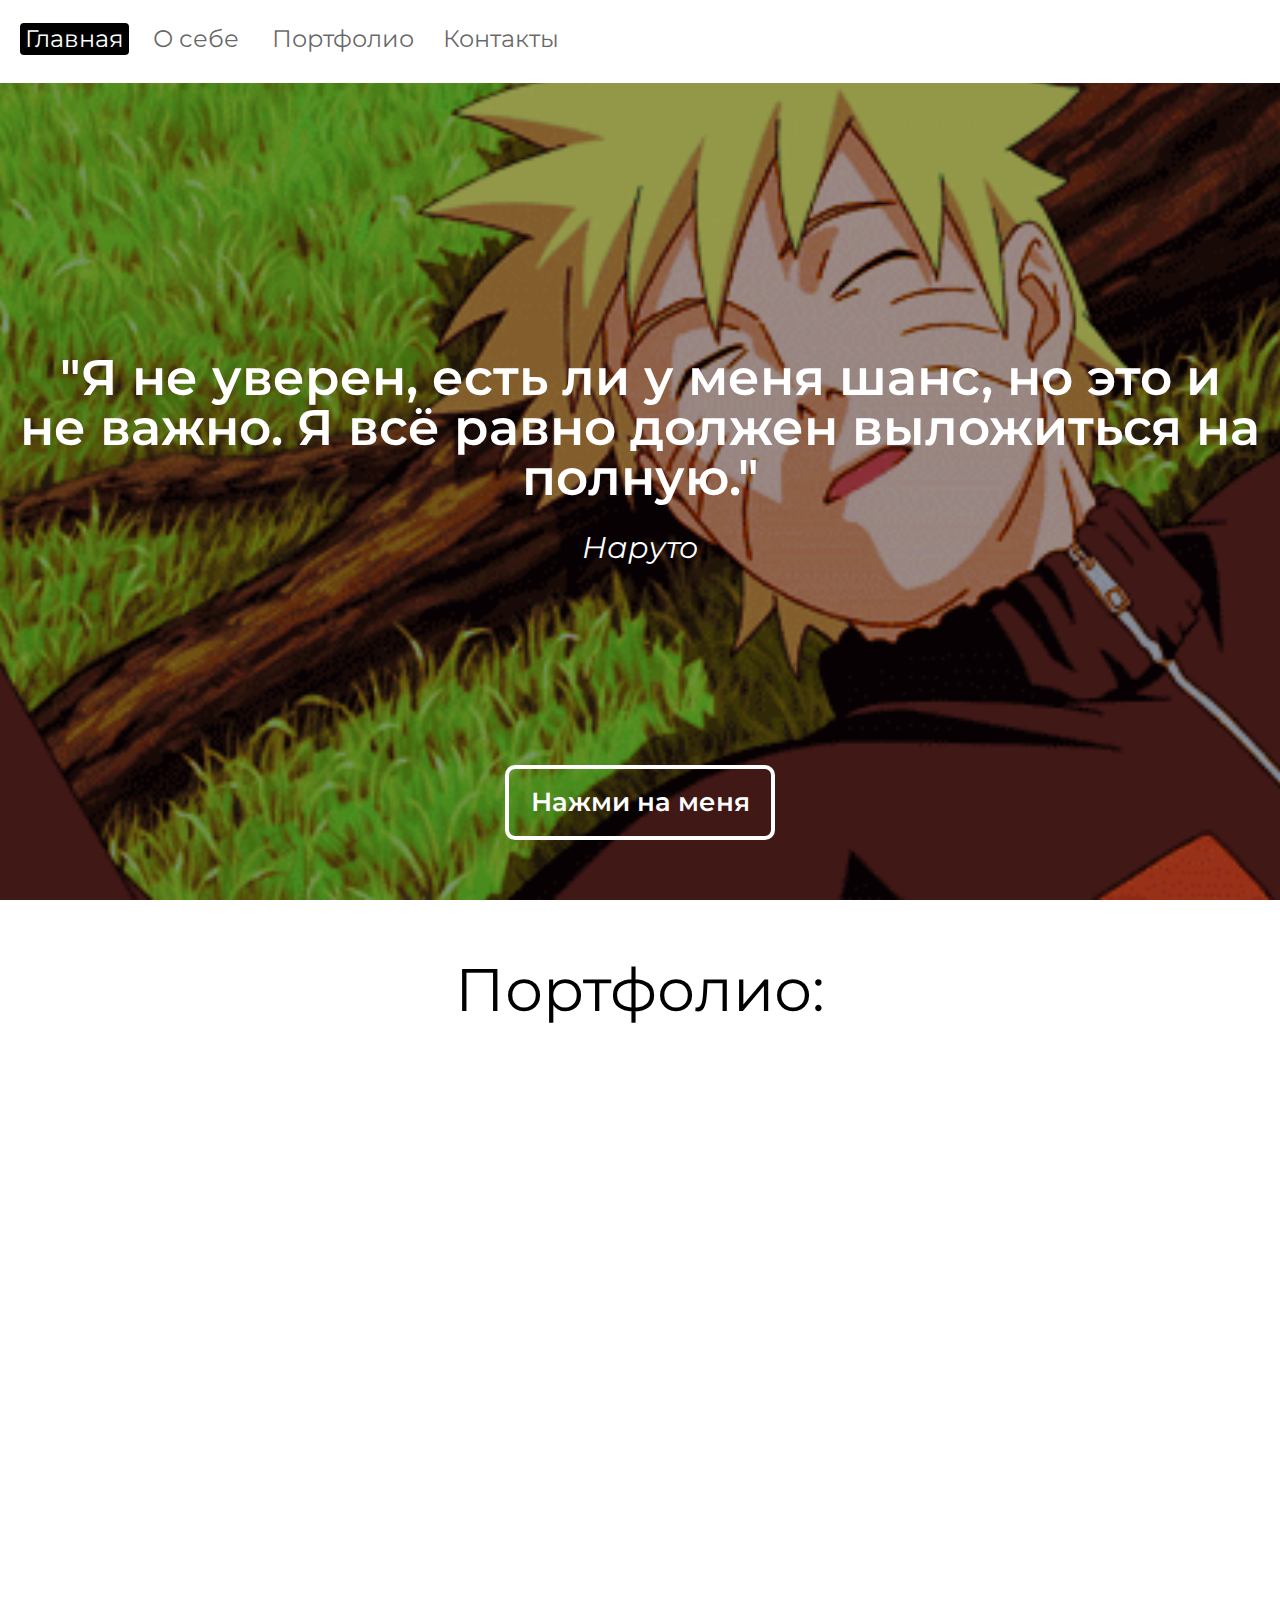
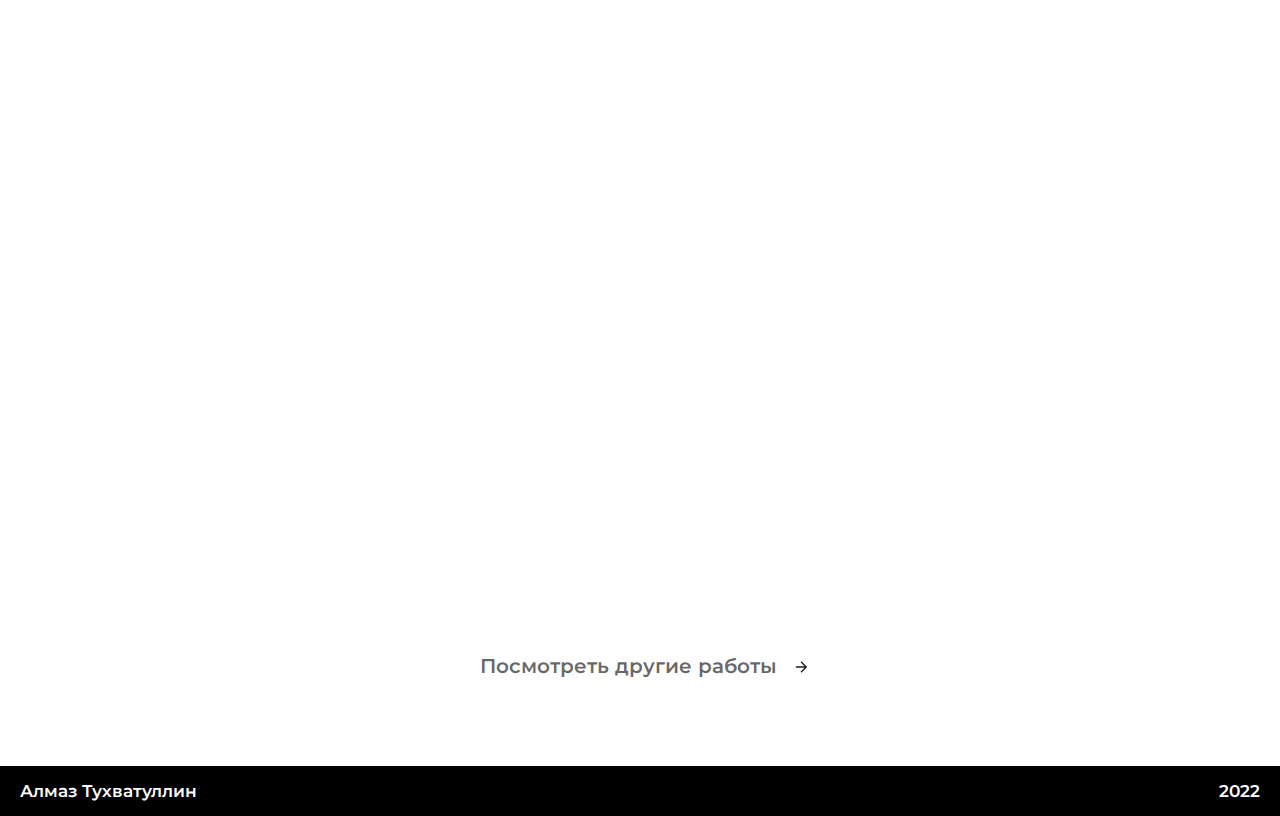
<file: index.html>
<!doctype html>
	<html>
	<head>
		<meta charset="UTF-8">
		<meta name="viewport" content="width=device-width, initial-scale=1.0">
		<link rel="stylesheet" href="css/style.css">
		<link rel="shortcut icon" href="img/favicon.ico">
		<title>Главная</title>
	</head>
	<body>
		<div class="wrapper">
			<div class="header">
				<div class="container">
					<div class="header__body">
						<div class="header__burger">
							<span></span>
						</div>
						<div class="header__menu">
							<ul class="header__list">
								<li>
									<a href="index.html" class="header__link active ">Главная</a>
								</li>
								<li>
									<a href="about.html" class="header__link ">О себе</a>
								</li>
								<li>
									<a href="portfolio.html" class="header__link ">Портфолио</a>
								</li>
								<li>
									<a href="contacts.html" class="header__link">Контакты</a>
								</li>
							</ul>
						</div>
						<div class="header__active-link ru home" style=''>Главная</div>
						
					</div>
				</div>
			</div>
			<div class="content" style='margin:0;'>
				<div class="content__block">
					<div class='content__bg'></div>
					<div class="bg__btn">Нажми на меня</div>
					<div class='gif'>
						<img src="img/gif.gif" alt="">
						<div class="content__textblock">
							<div class="container">
								<div class="content__quote">Я не уверен, есть ли у меня шанс, но это и не важно. Я всё равно должен выложиться на полную.</div>
								<div class="content__origin">Наруто</div>
							</div>
						</div>
					</div>
				</div>
				<div class="content__title" id='portfolio'>
					<div class="container">
						Портфолио:
					</div>
				</div>
				<div class="portfolio"  >
					<div class="container">
						<ul class="portfolio__block">
							<li class="portfolio__item"  > <!--Billy Herrington-->
								<div class="portfolio__item-image">
									<a class='portfolio__image-link' href='https://brilliantalmaz.github.io/BH/'><img src="img/portfolio/BH.png" alt=""></a>
								</div>
								<div class="portfolio__item-textbox">
									<a href='https://brilliantalmaz.github.io/BH/' class="portfolio__item-textbox__title">Billy Herrington</a>
									<div class="portfolio__item-textbox__description">
										<div class="portfolio__item-textbox__description-text">Лендинг, посвященный Билли Херрингтону... Лучшему другу, наставнику, певцу, актеру и мужчине.
											<br>
											Здесь собраны биография Билли, его наставления и пожелания всем тем, кто восхищался и продолжает восхищаться легендой.
											<br>
										</div>
										<ul class="portfolio__item-textbox__tag">
											<li>
												Лендинг
											</li>
											<li>
												Адаптивная верстка
											</li>
											<li>
												Параллакс
											</li>
											<li>
												JS
											</li>
											<li>
												CSS (SCSS)
											</li>
											<li>
												HTML
											</li>
											<li>
												Flexbox
											</li>
											<li>
												БЭМ
											</li>
										</ul>
									</div>
								</div>
							</li>
							<li class="portfolio__item" id='html'> <!--social media simplified-->
								<div class="portfolio__item-image">
									<a class='portfolio__image-link' href='https://brilliantalmaz.github.io/social-website/'><img src="img/portfolio/social media simplified.jpg" alt=""></a>
								</div>
								<div class="portfolio__item-textbox">
									<a href='https://brilliantalmaz.github.io/social-website/' class="portfolio__item-textbox__title">social media<br>simplified</a>
									<div class="portfolio__item-textbox__description">
										<div class="portfolio__item-textbox__description-text">Адаптивная верстка лендинга для компании по продвижению бренда в соц-медиа.<br>Функционал написанна JavaScript. Для неработающих кнопок было принято решение создать поп-ап.</div>
										<ul class="portfolio__item-textbox__tag">
											<li>
												Лендинг
											</li>
											<li>
												Адаптивная верстка
											</li>
											<li>
												JS
											</li>
											<li>
												CSS
											</li>
											<li>
												HTML
											</li>
											<li>
												Flexbox
											</li>
											<li>
												Одностраничный сайт
											</li>
											<li>
												БЭМ
											</li>
										</ul>
									</div>
								</div>
							</li>
							<li class="portfolio__item" id='html'> <!--e-mentor-->
								<div class="portfolio__item-image">
									<a class='portfolio__image-link' href='https://brilliantalmaz.github.io/e-mentor-website/'><img src="img/portfolio/e-mentor.jpg" alt=""></a>
								</div>
								<div class="portfolio__item-textbox">
									<a href='https://brilliantalmaz.github.io/e-mentor-website/' class="portfolio__item-textbox__title">E-Mentor</a>
									<div class="portfolio__item-textbox__description">
										<div class="portfolio__item-textbox__description-text">Сайт, предлагающий онлайн-курсы в сфере IT. </div>
										<ul class="portfolio__item-textbox__tag">
											<li>
												Многостраничка
											</li>
											<li>
												Адаптивная верстка
											</li>
											<li>
												JS (JQuery)
											</li>
											<li>
												CSS (SCSS)
											</li>
											<li>
												HTML
											</li>
											<li>
												Flexbox
											</li>
											<li>
												БЭМ
											</li>
										</ul>
									</div>
								</div>
							</li>
						</ul>
						<a href="portfolio.html" class="portfolio__link">Посмотреть другие работы <img src="img/arrow.svg" alt=""></a>
					</div>
				</div>
			</div>
		</div>
		<div class="footer">
			<div class="container">
				<div class="footer__block">
					<div class="footer__author">Алмаз Тухватуллин</div>
					<div class="footer__year">2022</div>
				</div>
			</div>
		</div>
	</div>
	<script>
		const portfolioItems = document.querySelectorAll('.portfolio__item');
		for (let i=0; i< portfolioItems.length; i++){
			if (i%2){
				portfolioItems[i].style.left='150vw';
			}
			else{
				portfolioItems[i].style.left='-150vw';
			}
		}
		const portfolio = document.querySelector('#portfolio');
		document.addEventListener('touchmove', function(){
			if (onScreen(portfolio)){
				portfolioItems.forEach(i => i.style.left='0');
			}
			console.log(onScreen(portfolio))
		})
		window.addEventListener('scroll', function(){
			if (onScreen(portfolio)){
				portfolioItems.forEach(i => i.style.left='0');
			}
			console.log(onScreen(portfolio))
		})
		


		const downBtn = document.querySelector('.bg__btn');
		downBtn.addEventListener('click', function(){
			document.querySelector('body').style.overflowX='visible';
			scrollToTargetAdjusted('portfolio');

			portfolioItems.forEach(i => i.style.left='0');
		})
		function onScreen (el) { //if the element is on the screen
			var rect = el.getBoundingClientRect();
			console.log(window.innerHeight)
			return (
				rect.top >= 0 &&
				rect.left >= 0 &&
				Math.floor(rect.bottom) <= (window.innerHeight || document.documentElement.clientHeight) && /* or $(window).height() */
				Math.floor(rect.right) <= (window.innerWidth || document.documentElement.clientWidth) /* or $(window).width() */
				);
		}
		function scrollToTargetAdjusted(el){
			var element = document.getElementById(el);
			var headerOffset = 83;
			var elementPosition = element.getBoundingClientRect().top;
			var offsetPosition = elementPosition + window.pageYOffset - headerOffset;
			window.scrollTo({
				top: offsetPosition,
				behavior: "smooth"
			});
		}
		//console.log(downBtn.pageOffsetTop)
	</script>
	<script src="js/script.js"></script>
</body>
</html>
</file>
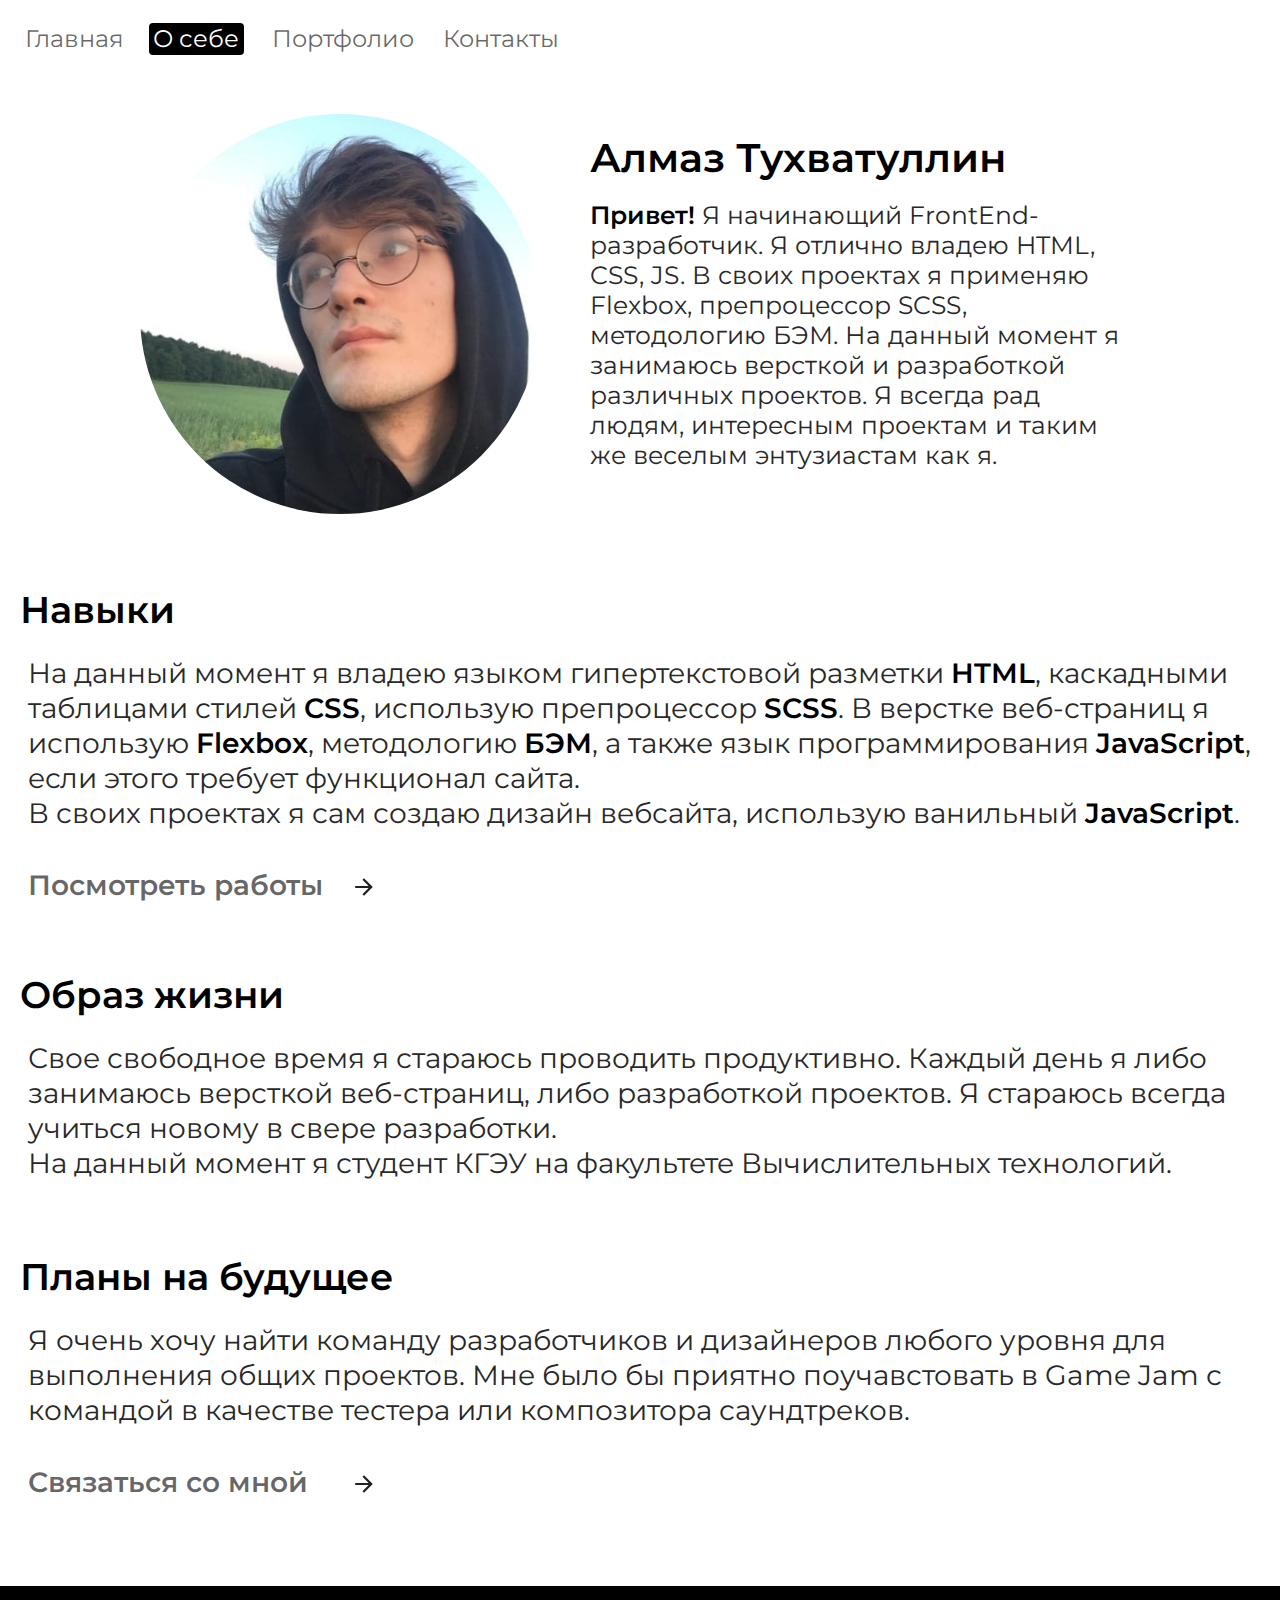
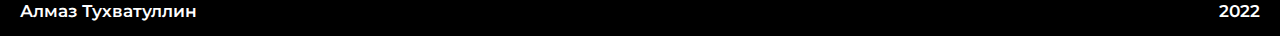
<file: about.html>
<!doctype html>
	<html>
	<head>
		<meta charset="UTF-8">
		<meta name="viewport" content="width=device-width, initial-scale=1.0">
		<link rel="stylesheet" href="css/style.css">
		<link rel="shortcut icon" href="img/favicon.ico">
		<title>О себе</title>
	</head>
	<body>
		<div class="wrapper">
			<div class="header">
				<div class="container">
					<div class="header__body">
						<div class="header__burger">
							<span></span>
						</div>
						<div class="header__menu">
							<ul class="header__list">
								<li>
									<a href="index.html" class="header__link">Главная</a>
								</li>
								<li>
									<a href="about.html" class="header__link active">О себе</a>
								</li>
								<li>
									<a href="portfolio.html" class="header__link ">Портфолио</a>
								</li>
								<li>
									<a href="contacts.html" class="header__link">Контакты</a>
								</li>
							</ul>
						</div>
						<div class="header__active-link ru home" style=''>О себе</div>
						
					</div>
				</div>
			</div>
			<div class="content">
				<div class="about">
					<div class="about__mainblock">
						<div class="container">
							<div class="about__mainblock-row">
								<div class="about__block-image">
									<img src="img/me.jpg" alt="image">
								</div>
								<div class="about__block-textblock">
									<div class="about__block-textblock__name">Алмаз Тухватуллин</div>
									<div class="about__block-textblock__hello"><span>Привет!</span> Я начинающий FrontEnd-разработчик. Я отлично владею HTML, CSS, JS. В своих проектах я применяю Flexbox, препроцессор SCSS, методологию БЭМ. На данный момент я занимаюсь версткой и разработкой различных проектов. Я всегда рад людям, интересным проектам и таким же веселым энтузиастам как я.</div>
								</div>
							</div>
						</div>
					</div>
					<div class="about__descriptionblock">
						<div class="container">
							<div class="about__desc-item">
								<div class="about__desc-title">Навыки</div>
								<div class="about__desc-text">На данный момент я владею языком гипертекстовой разметки <span>HTML</span>, каскадными таблицами стилей <span>CSS</span>, использую препроцессор <span>SCSS</span>. В верстке веб-страниц я использую <span>Flexbox</span>, методологию <span>БЭМ</span>, а также язык программирования <span>JavaScript</span>, если этого требует функционал сайта. <br>
									В своих проектах я сам создаю дизайн вебсайта, использую ванильный <span>JavaScript</span>.
								</div>
								<a href="portfolio.html" class="portfolio__link">Посмотреть работы<img src="img/arrow.svg" alt=""></a>
							</div>
							<div class="about__desc-item">
								<div class="about__desc-title">Образ жизни</div>
								<div class="about__desc-text">Свое свободное время я стараюсь проводить продуктивно. Каждый день я либо занимаюсь версткой веб-страниц, либо разработкой проектов. Я стараюсь всегда учиться новому в свере разработки. 
									<br>На данный момент я студент КГЭУ на факультете Вычислительных технологий.
								</div>
							</div>
							<div class="about__desc-item">
								<div class="about__desc-title">Планы на будущее</div>
								<div class="about__desc-text">Я очень хочу найти команду разработчиков и дизайнеров любого уровня для выполнения общих проектов. Мне было бы приятно поучавстовать в Game Jam с командой в качестве тестера или композитора саундтреков.
								</div>
								<a href="contacts.html" class="portfolio__link">Связаться со мной<img src="img/arrow.svg" alt=""></a>
							</div>
						</div>
					</div>
				</div>
				<div class="footer">
					<div class="container">
						<div class="footer__block">
							<div class="footer__author">Алмаз Тухватуллин</div>
							<div class="footer__year">2022</div>
						</div>
					</div>
				</div>
			</div>
			<script src="js/script.js"></script>
		</body>
		</html>
</file>
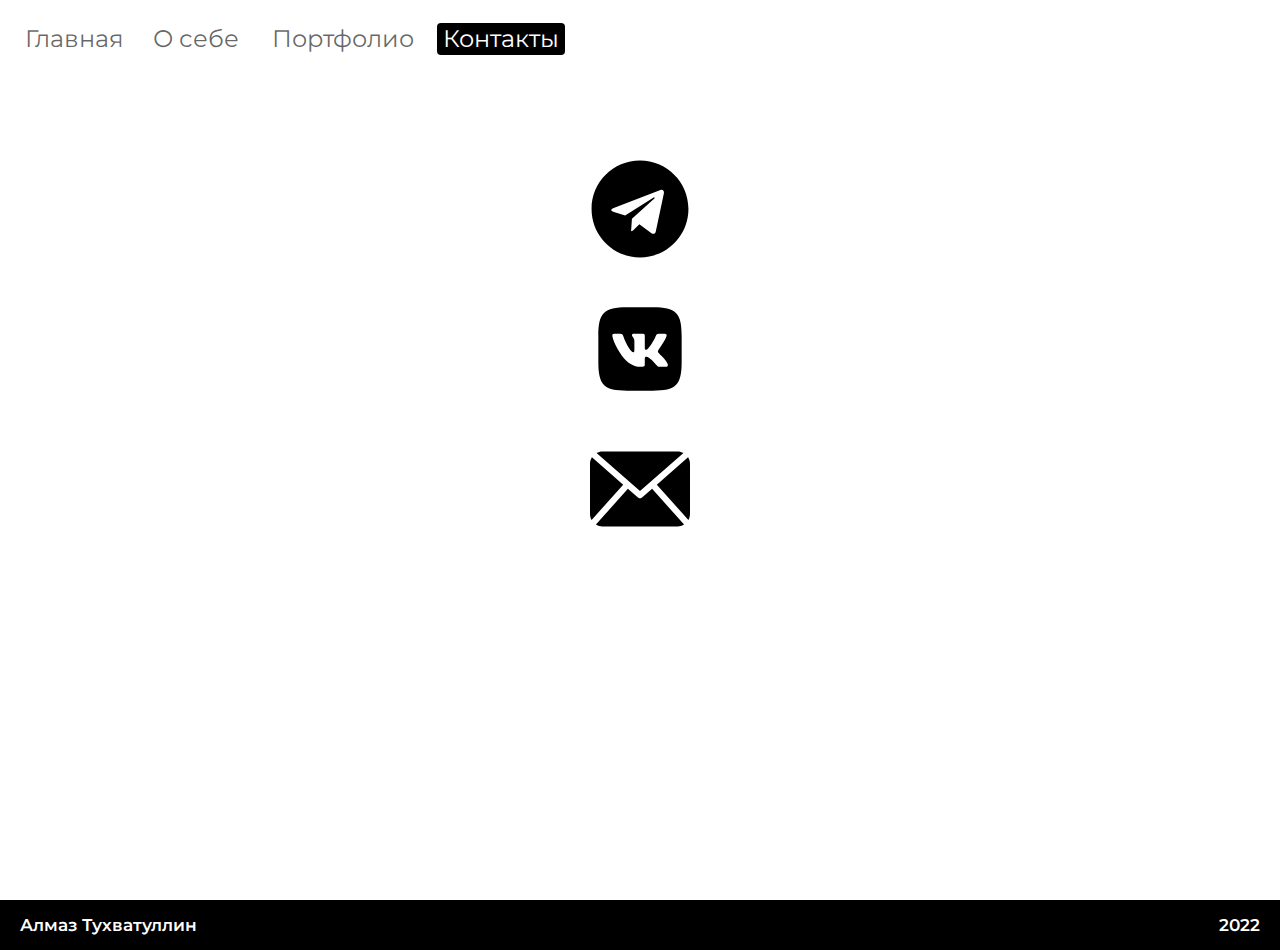
<file: contacts.html>
<!doctype html>
<html lang="en">

<head>
	<meta charset="UTF-8">
	<meta name="viewport" content="width=device-width, initial-scale=1.0">
	<link rel="stylesheet" href="css/style.css">
	<link rel="shortcut icon" href="img/favicon.ico">
	<title>Контакты</title>
</head>

<body>
	<div class="wrapper">
		<div class="header">
			<div class="container">
				<div class="header__body">
					<div class="header__burger">
						<span></span>
					</div>
					<div class="header__menu">
						<ul class="header__list">
							<li>
								<a href="index.html" class="header__link  ">Главная</a>
							</li>
							<li>
								<a href="about.html" class="header__link ">О себе</a>
							</li>
							<li>
								<a href="portfolio.html" class="header__link ">Портфолио</a>
							</li>
							<li>
								<a href="contacts.html" class="header__link active">Контакты</a>
							</li>
						</ul>
					</div>
					<div class="header__active-link ru home" style=''>Контакты</div>

				</div>
			</div>
		</div>
		<div class="content">
			<div class="contacts">
				<div class="container">
					<ul class="contacts__list">
						<li>
							<div class="contacts__block">
								<a href='https://t.me/brilliantA' class="contact__option">Telegram</a>
								<a href="https://t.me/brilliantA" class="contacts__image"><img src="img/contacts/telegram.svg"
										alt=""></a>
							</div>
						</li>
						<li>
							<div class="contacts__block">
								<a href='https://vk.com/tkafmn' class="contact__option">VK</a>
								<a href="https://vk.com/tkafmn" class="contacts__image"><img src="img/contacts/vk.svg"
										alt=""></a>
							</div>
						</li>
						<li>
							<div class="contacts__block">
								<a href='mailto:mewlalabla@gmail.com' class="contact__option">E-mail</a>
								<a href="mailto:mewlalabla@gmail.com" class="contacts__image"><img src="img/contacts/mail.svg"
										alt=""></a>
							</div>
						</li>
					</ul>
				</div>
			</div>
		</div>
	</div>
	<div class="footer">
		<div class="container">
			<div class="footer__block">
				<div class="footer__author">Алмаз Тухватуллин</div>
				<div class="footer__year">2022</div>
			</div>
		</div>
	</div>
	</div>
	<script src="js/script.js"></script>
</body>

</html>
</file>
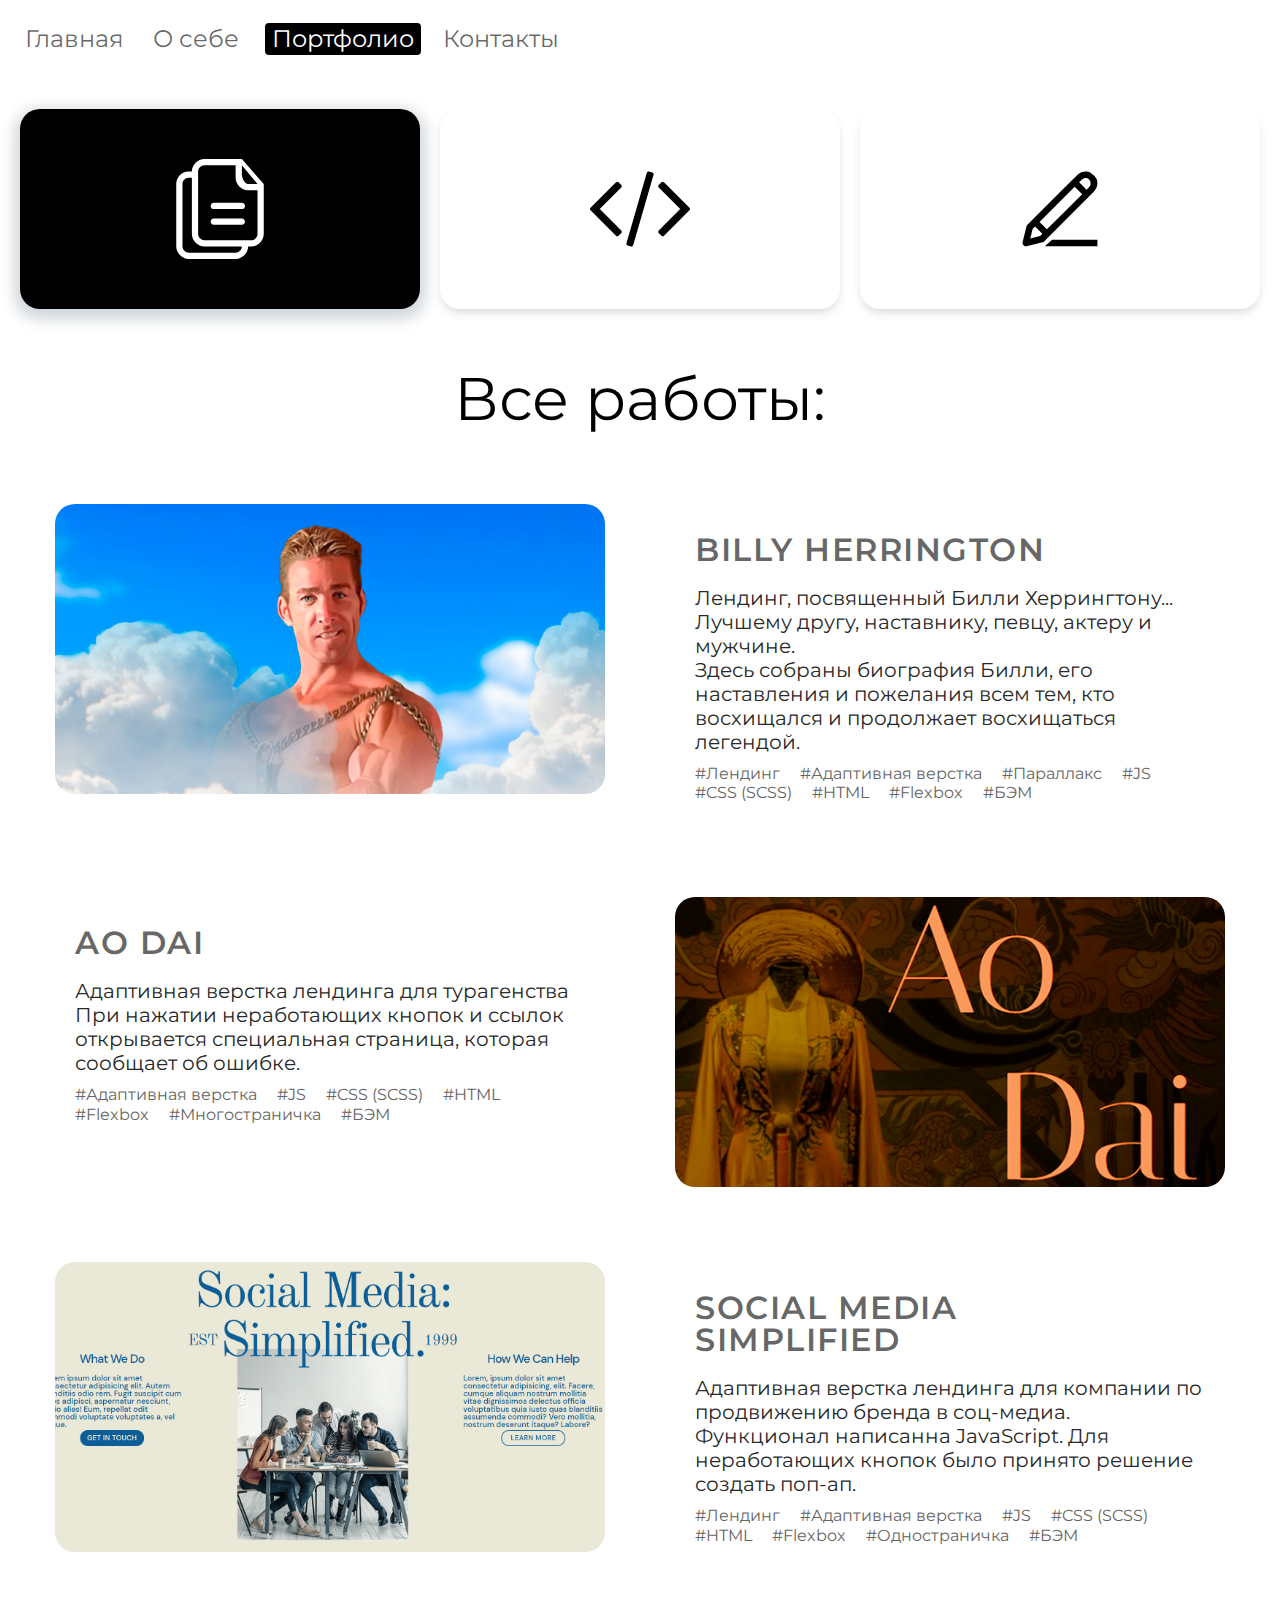
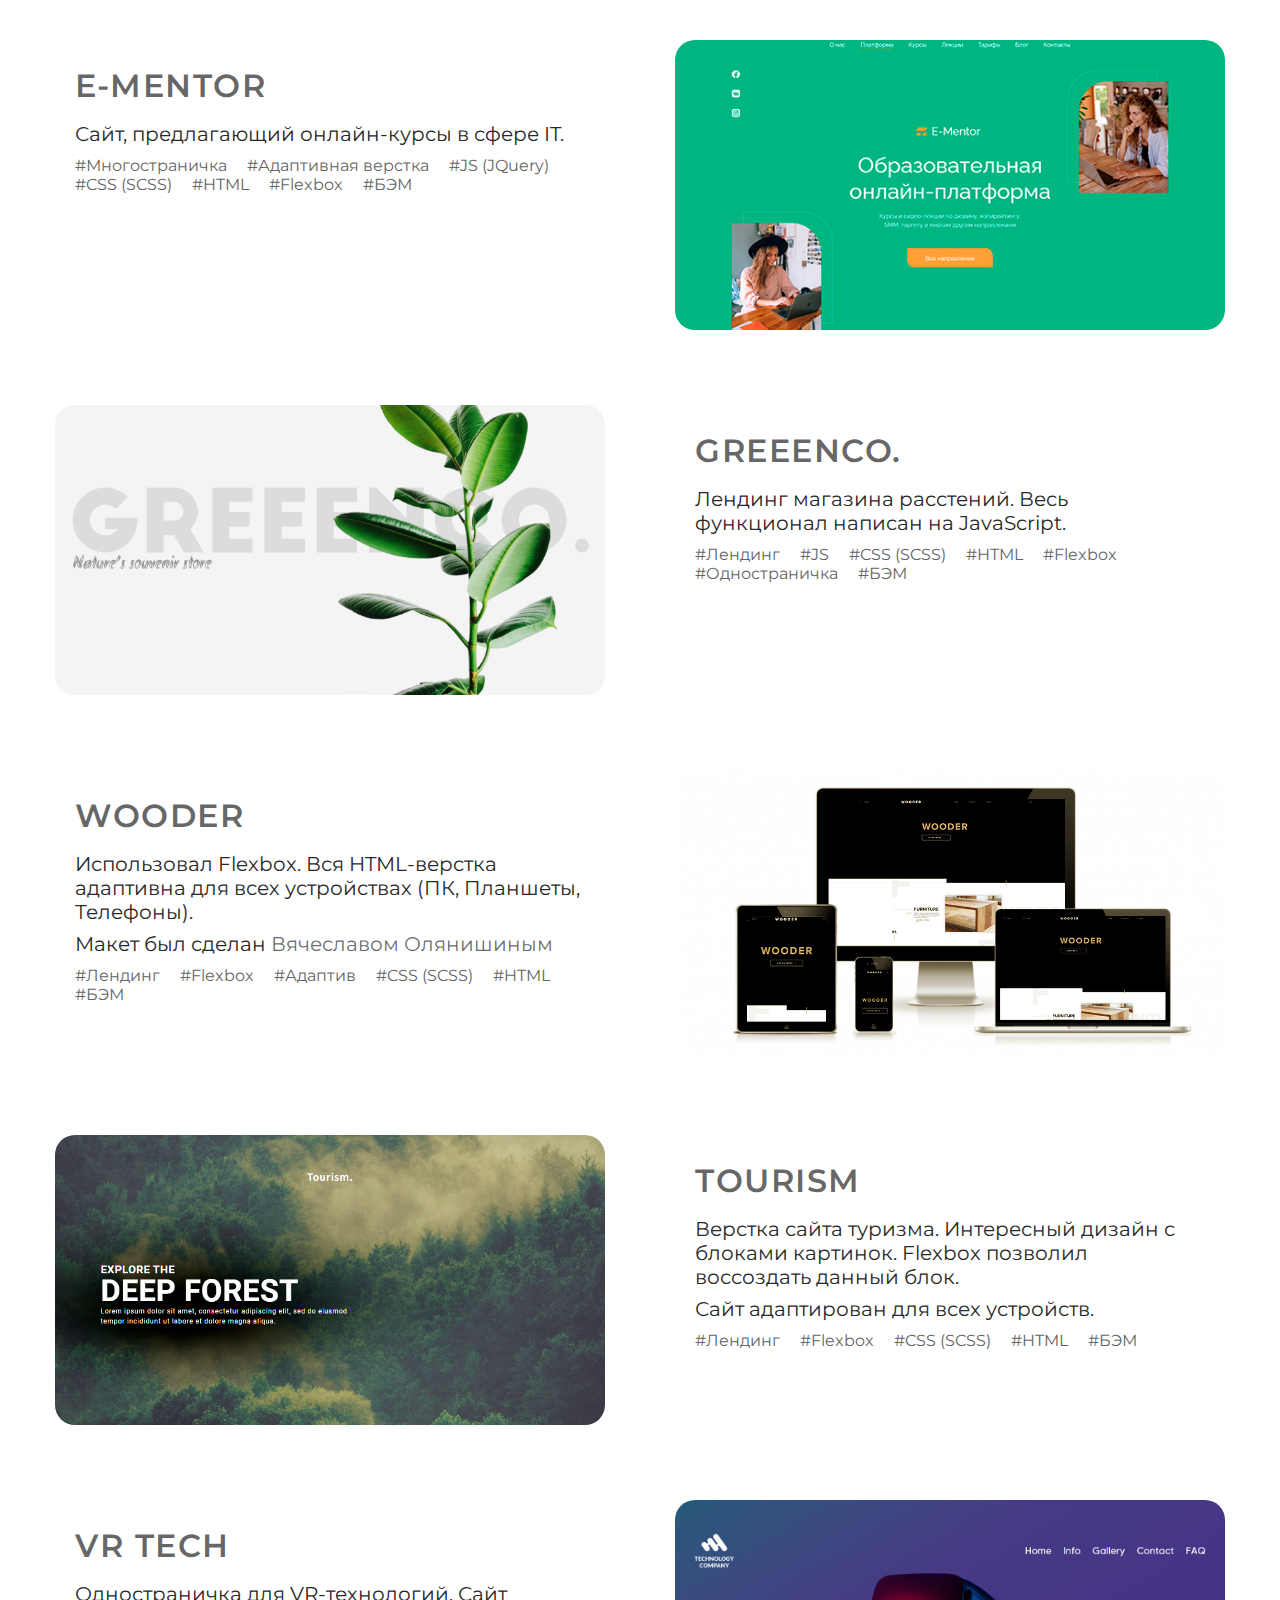
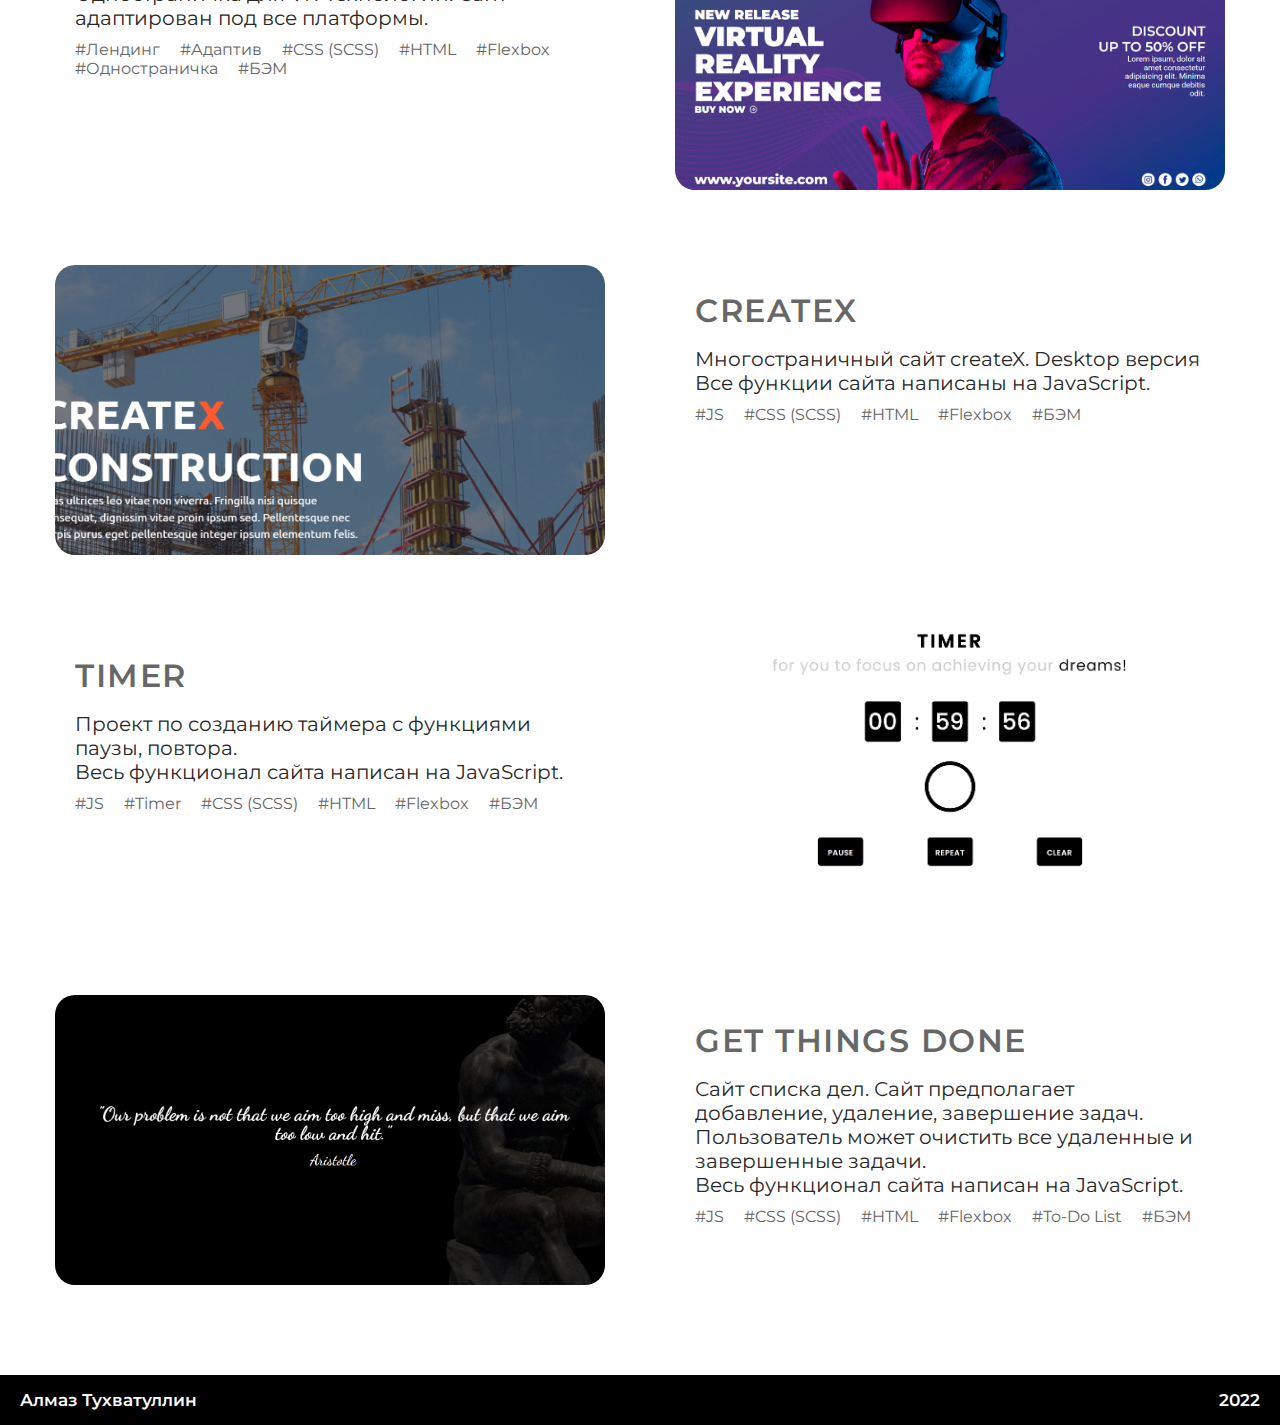
<file: portfolio.html>
<!doctype html>
	<html lang="en">
	<head>
		<meta charset="UTF-8">
		<meta name="viewport" content="width=device-width, initial-scale=1.0">
		<link rel="stylesheet" href="css/style.css">
		<link rel="shortcut icon" href="img/favicon.ico">
		<title>Портфолио работ</title>
	</head>
	<body>
		<div class="wrapper">
			<div class="header">
				<div class="container">
					<div class="header__body">
						<div class="header__burger">
							<span></span>
						</div>
						<div class="header__menu">
							<ul class="header__list">
								<li>
									<a href="index.html" class="header__link  ">Главная</a>
								</li>
								<li>
									<a href="about.html" class="header__link ">О себе</a>
								</li>
								<li>
									<a href="portfolio.html" class="header__link active">Портфолио</a>
								</li>
								<li>
									<a href="contacts.html" class="header__link">Контакты</a>
								</li>
							</ul>
						</div>
						<div class="header__active-link ru home" style=''>Портфолио</div>
						
					</div>
				</div>
			</div>
			<div class="content">
				<div class="portfolio">
					<div class="container">
						<div class="portfolio__selector-row">
							<div class="portfolio__selector-row-item active">
								<div class="portfolio__selector-row-item-icon"><img src="img/portfolio/icons/all.svg" alt=""></div>
							</div>
							<div class="portfolio__selector-row-item">
								<div class="portfolio__selector-row-item-icon"><img src="img/portfolio/icons/html.svg" alt=""></div>
							</div>
							<div class="portfolio__selector-row-item">
								<div class="portfolio__selector-row-item-icon"><img src="img/portfolio/icons/project.svg" alt=""></div>
							</div>
						</div>
						<div class="portfolio__selector-title">Все работы</div>
						<ul class="portfolio__block">
							<li class="portfolio__item"  id='project'> <!--Billy Herrington-->
								<div class="portfolio__item-image">
									<a class='portfolio__image-link' href='https://brilliantalmaz.github.io/BH/'><img src="img/portfolio/BH.png" alt=""></a>
								</div>
								<div class="portfolio__item-textbox">
									<a href='https://brilliantalmaz.github.io/BH/' class="portfolio__item-textbox__title">Billy Herrington</a>
									<div class="portfolio__item-textbox__description">
										<div class="portfolio__item-textbox__description-text">Лендинг, посвященный Билли Херрингтону... Лучшему другу, наставнику, певцу, актеру и мужчине.
											<br>
											Здесь собраны биография Билли, его наставления и пожелания всем тем, кто восхищался и продолжает восхищаться легендой.
											<br>
										</div>
										<ul class="portfolio__item-textbox__tag">
											<li>
												Лендинг
											</li>
											<li>
												Адаптивная верстка
											</li>
											<li>
												Параллакс
											</li>
											<li>
												JS
											</li>
											<li>
												CSS (SCSS)
											</li>
											<li>
												HTML
											</li>
											<li>
												Flexbox
											</li>
											<li>
												БЭМ
											</li>
										</ul>
									</div>
								</div>
							</li>
							<li class="portfolio__item" id='html'> <!--Ao Dai-->
								<div class="portfolio__item-image">
									<a class='portfolio__image-link' href='https://brilliantalmaz.github.io/ao-dai/'><img src="img/portfolio/aoDai.jpg" alt=""></a>
								</div>
								<div class="portfolio__item-textbox">
									<a href='https://brilliantalmaz.github.io/ao-dai/' class="portfolio__item-textbox__title">Ao Dai</a>
									<div class="portfolio__item-textbox__description">
										<div class="portfolio__item-textbox__description-text">Адаптивная верстка лендинга для турагенства<br>При нажатии неработающих кнопок и ссылок открывается специальная страница, которая сообщает об ошибке.</div>
										<ul class="portfolio__item-textbox__tag">
											<li>
												Адаптивная верстка
											</li>
											<li>
												JS
											</li>
											<li>
												CSS (SCSS)
											</li>
											<li>
												HTML
											</li>
											<li>
												Flexbox
											</li>
											<li>
												Многостраничка
											</li>
											<li>
												БЭМ
											</li>
										</ul>
									</div>
								</div>
							</li>
							<li class="portfolio__item" id='html'> <!--social media simplified-->
								<div class="portfolio__item-image">
									<a class='portfolio__image-link' href='https://brilliantalmaz.github.io/social-website/'><img src="img/portfolio/social media simplified.jpg" alt=""></a>
								</div>
								<div class="portfolio__item-textbox">
									<a href='https://brilliantalmaz.github.io/social-website/' class="portfolio__item-textbox__title">social media<br>simplified</a>
									<div class="portfolio__item-textbox__description">
										<div class="portfolio__item-textbox__description-text">Адаптивная верстка лендинга для компании по продвижению бренда в соц-медиа.<br>Функционал написанна JavaScript. Для неработающих кнопок было принято решение создать поп-ап.</div>
										<ul class="portfolio__item-textbox__tag">
											<li>
												Лендинг
											</li>
											<li>
												Адаптивная верстка
											</li>
											<li>
												JS
											</li>
											<li>
												CSS (SCSS)
											</li>
											<li>
												HTML
											</li>
											<li>
												Flexbox
											</li>
											<li>
												Одностраничка
											</li>
											<li>
												БЭМ
											</li>
										</ul>
									</div>
								</div>
							</li>
							<li class="portfolio__item" id='html'> <!--e-mentor-->
								<div class="portfolio__item-image">
									<a class='portfolio__image-link' href='https://brilliantalmaz.github.io/e-mentor-website/'><img src="img/portfolio/e-mentor.jpg" alt=""></a>
								</div>
								<div class="portfolio__item-textbox">
									<a href='https://brilliantalmaz.github.io/e-mentor-website/' class="portfolio__item-textbox__title">E-Mentor</a>
									<div class="portfolio__item-textbox__description">
										<div class="portfolio__item-textbox__description-text">Сайт, предлагающий онлайн-курсы в сфере IT. </div>
										<ul class="portfolio__item-textbox__tag">
											<li>
												Многостраничка
											</li>
											<li>
												Адаптивная верстка
											</li>
											<li>
												JS (JQuery)
											</li>
											<li>
												CSS (SCSS)
											</li>
											<li>
												HTML
											</li>
											<li>
												Flexbox
											</li>
											<li>
												БЭМ
											</li>
										</ul>
									</div>
								</div>
							</li>
							<li class="portfolio__item" id='html'> <!--greeenco-->
								<div class="portfolio__item-image">
									<a class='portfolio__image-link' href='https://brilliantalmaz.github.io/Greeenco.-website/'><img src="img/portfolio/greeenco.jpg" alt=""></a>
								</div>
								<div class="portfolio__item-textbox">
									<a href='https://brilliantalmaz.github.io/Greeenco.-website/' class="portfolio__item-textbox__title">greeenco.</a>
									<div class="portfolio__item-textbox__description">
										<div class="portfolio__item-textbox__description-text">Лендинг магазина расстений. Весь функционал написан на JavaScript.</div>
										<ul class="portfolio__item-textbox__tag">
											<li>
												Лендинг
											</li>
											<li>
												JS
											</li>
											<li>
												CSS (SCSS)
											</li>
											<li>
												HTML
											</li>
											<li>
												Flexbox
											</li>
											<li>
												Одностраничка
											</li>
											<li>
												БЭМ
											</li>
										</ul>
									</div>
								</div>
							</li>
							<li  class="portfolio__item" id='html'> <!--Wooder -->
								<div class="portfolio__item-image">
									<a class='portfolio__image-link' href='https://brilliantalmaz.github.io/wooder/'><img src="img/portfolio/wooder.jpg" alt=""></a>
								</div>
								<div class="portfolio__item-textbox">
									<a href='https://brilliantalmaz.github.io/wooder/' class="portfolio__item-textbox__title">Wooder</a>
									<div class="portfolio__item-textbox__description">
										<div class="portfolio__item-textbox__description-text">Использовал Flexbox. Вся HTML-верстка адаптивна для всех устройствах (ПК, Планшеты, Телефоны). <p> Макет был сделан <a href="https://www.behance.net/Olianishyn">Вячеславом Олянишиным</a></p></div>
										<ul class="portfolio__item-textbox__tag">
											<li>
												Лендинг
											</li>
											<li>
												Flexbox
											</li>
											<li>
												Адаптив
											</li>
											<li>
												CSS (SCSS)
											</li>
											<li>
												HTML
											</li>
											<li>
												БЭМ
											</li>
										</ul>
									</div>
								</div>
							</li>
							<li class="portfolio__item" id='html'> <!--tourism -->
								<div class="portfolio__item-image">
									<a class='portfolio__image-link' href='https://brilliantalmaz.github.io/tourism/'><img src="img/portfolio/tourism.jpg" alt=""></a>
								</div>
								<div class="portfolio__item-textbox">
									<a href='https://brilliantalmaz.github.io/tourism/' class="portfolio__item-textbox__title">Tourism</a>
									<div class="portfolio__item-textbox__description">
										<div class="portfolio__item-textbox__description-text">Верстка сайта туризма. Интересный дизайн с блоками картинок. Flexbox позволил воссоздать данный блок.
											<p>Сайт адаптирован для всех устройств.</p>
										</div>
										<ul class="portfolio__item-textbox__tag">
											<li>
												Лендинг
											</li>
											<li>
												Flexbox
											</li>
											<li>
												CSS (SCSS)
											</li>
											<li>
												HTML
											</li>
											<li>
												БЭМ
											</li>
										</ul>
									</div>
								</div>
							</li>
							<li class="portfolio__item" id='html'> <!-- vr tech-->
								<div class="portfolio__item-image">
									<a class='portfolio__image-link' href='https://brilliantalmaz.github.io/VR-tech/'><img src="img/portfolio/vr.jpg" alt=""></a>
								</div>
								<div class="portfolio__item-textbox">
									<a href='https://brilliantalmaz.github.io/VR-tech/' class="portfolio__item-textbox__title">VR Tech</a>
									<div class="portfolio__item-textbox__description">
										<div class="portfolio__item-textbox__description-text">Одностраничка для VR-технологий. Сайт адаптирован под все платформы.</div>
										<ul class="portfolio__item-textbox__tag">
											<li>
												Лендинг
											</li>
											<li>
												Адаптив
											</li>
											<li>
												CSS (SCSS)
											</li>
											<li>
												HTML
											</li>
											<li>
												Flexbox
											</li>
											<li>
												Одностраничка
											</li>
											<li>
												БЭМ
											</li>
										</ul>
									</div>
								</div>
							</li>
							<li class="portfolio__item" id='html'> <!-- createX -->
								<div class="portfolio__item-image">
									<a class='portfolio__image-link' href='https://brilliantalmaz.github.io/createX/'><img src="img/portfolio/createx.jpg" alt=""></a>
								</div>
								<div class="portfolio__item-textbox">
									<a href='https://brilliantalmaz.github.io/createX/' class="portfolio__item-textbox__title">createx</a>
									<div class="portfolio__item-textbox__description">
										<div class="portfolio__item-textbox__description-text">Многостраничный сайт createX. Desktop версия <br>
											Все функции сайта написаны на JavaScript.
										</div>
										<ul class="portfolio__item-textbox__tag">
											<li>
												JS
											</li>
											<li>
												CSS (SCSS)
											</li>
											<li>
												HTML
											</li>
											<li>
												Flexbox
											</li>
											
											<li>
												БЭМ
											</li>
										</ul>
									</div>
								</div>
							</li>
							<li class="portfolio__item" id='project'> <!-- Timer-->
								<div class="portfolio__item-image">
									<a class='portfolio__image-link' href='https://brilliantalmaz.github.io/timer/'><img src="img/portfolio/timer.jpg" alt=""></a>
								</div>
								<div class="portfolio__item-textbox">
									<a href='https://brilliantalmaz.github.io/timer/' class="portfolio__item-textbox__title">timer</a>
									<div class="portfolio__item-textbox__description">
										<div class="portfolio__item-textbox__description-text">Проект по созданию таймера с функциями паузы, повтора. <br> Весь функционал сайта написан на JavaScript.
										</div>
										<ul class="portfolio__item-textbox__tag">
											<li>
												JS
											</li>
											<li>
												Timer
											</li>
											<li>
												CSS (SCSS)
											</li>
											<li>
												HTML
											</li>
											<li>
												Flexbox
											</li>
											<li>
												БЭМ
											</li>
										</ul>
									</div>
								</div>
							</li>
							<li class="portfolio__item" id='project'> <!-- to-do list-->
								<div class="portfolio__item-image">
									<a class='portfolio__image-link' href='https://brilliantalmaz.github.io/to-do-list/'><img src="img/portfolio/to-do list.jpg" alt=""></a>
								</div>
								<div class="portfolio__item-textbox">
									<a href='https://brilliantalmaz.github.io/to-do-list/' class="portfolio__item-textbox__title">get things done</a>
									<div class="portfolio__item-textbox__description">
										<div class="portfolio__item-textbox__description-text"> Сайт списка дел. Сайт предполагает добавление, удаление, завершение задач. Пользователь может очистить все удаленные и завершенные задачи. <br> Весь функционал сайта написан на JavaScript.
										</div>
										<ul class="portfolio__item-textbox__tag">
											<li>
												JS
											</li>
											<li>
												CSS (SCSS)
											</li>
											<li>
												HTML
											</li>
											<li>
												Flexbox
											</li>
											<li>
												To-Do List
											</li>
											<li>
												БЭМ
											</li>
										</ul>
									</div>
								</div>
							</li>
						</ul>
					</div>
				</div>
			</div>
			<div class="footer">
				<div class="container">
					<div class="footer__block">
						<div class="footer__author">Алмаз Тухватуллин</div>
						<div class="footer__year">2022</div>
					</div>
				</div>
			</div>
		</div>
		<script src="js/script.js"></script>
		<script>
			const portfolioList = document.querySelectorAll('.portfolio__block .portfolio__item');
			const portfolioSelectorName = document.querySelector('.portfolio__selector-title')
			const portfolioListHtml = document.querySelectorAll('#html')
			const portfolioListProject = document.querySelectorAll('#project')
			const allBtn = document.querySelectorAll('.portfolio__selector-row-item')[0];
			const htmlBtn = document.querySelectorAll('.portfolio__selector-row-item')[1];
			const projectBtn = document.querySelectorAll('.portfolio__selector-row-item')[2];
			allBtn.addEventListener('click', function(){
				portfolioList.forEach(i => i.style.display='flex');
				htmlBtn.classList.remove('active')
				projectBtn.classList.remove('active')
				allBtn.classList.add('active')
				portfolioSelectorName.innerHTML = 'Все работы'
			})
			htmlBtn.addEventListener('click', function(){
				portfolioList.forEach(i => i.style.display='none');
				portfolioListHtml.forEach(i => i.style.display='flex');
				htmlBtn.classList.add('active')
				projectBtn.classList.remove('active')
				allBtn.classList.remove('active')
				portfolioSelectorName.innerHTML = 'Верстка'
			})
			projectBtn.addEventListener('click', function(){
				portfolioList.forEach(i => i.style.display='none');
				portfolioListProject.forEach(i => i.style.display='flex');
				htmlBtn.classList.remove('active')
				projectBtn.classList.add('active')
				allBtn.classList.remove('active')
				portfolioSelectorName.innerHTML = 'Проекты'
			})
		</script>
	</body>
	</html>
</file>
<file: css/style.css>
@import url("https://fonts.googleapis.com/css2?family=Montserrat:wght@400;600&display=swap");
* {
  padding: 0;
  margin: 0;
  border: 0;
}

*, *:before, *:after {
  -webkit-box-sizing: border-box;
  box-sizing: border-box;
}

:focus, :active {
  outline: none;
}

a:focus, a:active {
  outline: none;
}

nav, footer, header, aside {
  display: block;
}

html, body {
  height: 100%;
  width: 100%;
  font-size: 100%;
  line-height: 1;
  font-size: 14px;
  -ms-text-size-adjust: 100%;
  -moz-text-size-adjust: 100%;
  -webkit-text-size-adjust: 100%;
}

input, button, textarea {
  font-family: inherit;
}

input::-ms-clear {
  display: none;
}

button {
  cursor: pointer;
}

button::-moz-focus-inner {
  padding: 0;
  border: 0;
}

a, a:visited {
  text-decoration: none;
}

a:hover {
  text-decoration: none;
}

ul, li {
  list-style: none;
}

img {
  vertical-align: top;
}

h1, h2, h3, h4, h5, h6 {
  font-size: inherit;
  font-weight: inherit;
}

/* Regular */
@media (max-width: 769px) {
  body {
    overflow-x: hidden;
  }
}
html {
  font-family: "Montserrat";
  overflow-x: hidden;
  height: 100%;
}

html.lock {
  overflow: hidden;
}

.wrapper {
  display: -webkit-box;
  display: -ms-flexbox;
  display: flex;
  -webkit-box-orient: vertical;
  -webkit-box-direction: normal;
      -ms-flex-direction: column;
          flex-direction: column;
  min-height: 100%;
}

.header {
  position: fixed;
  top: 0;
  left: 0;
  width: 100vw;
  height: 83px;
  -webkit-box-flex: 0;
      -ms-flex: 0 1 auto;
          flex: 0 1 auto;
  background: #fff;
  z-index: 50;
}

.container {
  max-width: 1400px;
  margin: 0 auto;
  padding: 0 20px;
}

.header__body {
  position: relative;
  z-index: 2;
  display: -webkit-box;
  display: -ms-flexbox;
  display: flex;
  -webkit-box-pack: justify;
      -ms-flex-pack: justify;
          justify-content: space-between;
  -webkit-box-align: center;
      -ms-flex-align: center;
          align-items: center;
  padding: 14.5px 0 20px;
  height: 83px;
}

.header__burger {
  display: none;
}

.header__list {
  width: 600px;
  display: -webkit-box;
  display: -ms-flexbox;
  display: flex;
  -webkit-box-align: center;
      -ms-flex-align: center;
          align-items: center;
}
.header__list li {
  margin: 0 0 0 30px;
}
.header__list li:first-child {
  margin: 0;
}

.header__link {
  color: rgba(0, 0, 0, 0.6);
  font-size: 24px;
  line-height: 24px;
  text-align: center;
  display: block;
  width: 110%;
  padding: 4px 0 0 0;
  height: 32px;
  border-radius: 4px;
  font-weight: 400;
  background: #fff;
  -webkit-transition: all 0.3s ease 0s;
  transition: all 0.3s ease 0s;
}
.header__link:hover {
  color: #000;
}
.header__link.active {
  color: #fff;
  background: #000;
}

.header__active-link {
  display: none;
  width: 330px;
  text-align: center;
  color: #000;
  font-size: 30px;
  line-height: 32px;
  font-weight: 600;
}

.content {
  -webkit-box-flex: 1;
      -ms-flex: 1 0 auto;
          flex: 1 0 auto;
  -webkit-transition: all 0.3s ease 0s;
  transition: all 0.3s ease 0s;
  margin: 84px 0 0px 0;
}

.content__block {
  position: relative;
}
.content__block img {
  display: block;
  margin: 0 auto;
  width: 100%;
}

.content__bg {
  position: absolute;
  height: 100%;
  width: 100%;
  background: #000;
  opacity: 0.4;
}

.gif {
  margin: -83px 0 0 0;
}
.gif img {
  height: 100vh;
  width: 100%;
  display: block;
  -o-object-fit: cover;
     object-fit: cover;
  margin: 83px 0 0 0;
}

.content__textblock {
  position: absolute;
  top: 30%;
  left: 0;
  width: 100%;
  margin: 83px auto 0;
  text-align: center;
}

.content__quote {
  font-weight: 600;
  width: 100%;
  margin: 0 auto;
  text-align: center;
  font-size: 50px;
  color: #fff;
}
.content__quote:before {
  content: '"';
}
.content__quote:after {
  content: '"';
}

.content__origin {
  font-size: 2em;
  width: 100%;
  margin: 30px auto 0;
  text-align: center;
  font-size: 30px;
  color: #fff;
  font-style: italic;
}

.bg__btn {
  position: absolute;
  left: 0;
  right: 0;
  bottom: 60px;
  -webkit-transition: all 0.3s ease 0s;
  transition: all 0.3s ease 0s;
  cursor: pointer;
  display: block;
  width: 270px;
  height: 75px;
  border-radius: 10px;
  border: 4px solid #fff;
  background: rgba(0, 0, 0, 0);
  margin: 0 auto 0;
  color: #fff;
  line-height: 67px;
  font-size: 26px;
  font-weight: 600;
  text-align: center;
}
.bg__btn:hover {
  bottom: 50px;
}

.content__title {
  margin: 60px 0 0 0;
  font-size: 60px;
  text-align: center;
}
@media (max-width: 600px) {
  .content__title {
    font-size: 40px;
  }
}

.portfolio {
  padding: 0 0 90px 0;
}

.portfolio__block li:nth-child(even) {
  -webkit-box-orient: horizontal;
  -webkit-box-direction: reverse;
      -ms-flex-direction: row-reverse;
          flex-direction: row-reverse;
}

.relative {
  position: relative;
  width: 100vw;
  height: 300px;
}

.portfolio__item {
  position: absolute;
  top: 0;
  left: 0;
  margin: 75px 0 0 0;
  display: -webkit-box;
  display: -ms-flexbox;
  display: flex;
  -ms-flex-pack: distribute;
      justify-content: space-around;
}
.portfolio__item:hover .portfolio__item-textbox__title {
  font-size: 40px;
  color: #000;
}

.portfolio__item-image img {
  -webkit-transition: all 0.5s ease 0s;
  transition: all 0.5s ease 0s;
  display: block;
  width: 550px;
  height: 290px;
  -o-object-fit: cover;
     object-fit: cover;
}

.portfolio__item-textbox {
  width: 550px;
  margin: 10px 0 0 0;
  padding: 20px;
}

.portfolio__item-textbox__title {
  font-weight: 600;
  color: rgba(0, 0, 0, 0.6);
  font-size: 32px;
  letter-spacing: 1.5px;
  text-transform: uppercase;
  -webkit-transition: all 0.3s ease 0s;
  transition: all 0.3s ease 0s;
}
.portfolio__item-textbox__title:hover {
  color: #000;
  -webkit-transition: all 0.3s ease 0s;
  transition: all 0.3s ease 0s;
}

.portfolio__item-textbox__description {
  margin: 20px 0 0 0;
}

.portfolio__item-textbox__description-text {
  color: #282828;
  font-size: 20px;
  line-height: 24px;
}
.portfolio__item-textbox__description-text a {
  color: rgba(0, 0, 0, 0.6);
  font-size: 20px;
  -webkit-transition: all 0.3s ease 0s;
  transition: all 0.3s ease 0s;
}
.portfolio__item-textbox__description-text a:hover {
  color: #000;
  -webkit-transition: all 0.3s ease 0s;
  transition: all 0.3s ease 0s;
}
.portfolio__item-textbox__description-text p {
  display: block;
  margin: 8px 0 0 0;
}

.portfolio__item-textbox__tag {
  margin: 10px 0 0 0;
  display: -webkit-box;
  display: -ms-flexbox;
  display: flex;
  -ms-flex-wrap: wrap;
      flex-wrap: wrap;
  -webkit-box-align: start;
      -ms-flex-align: start;
          align-items: flex-start;
  width: 100%;
  color: #656565;
  font-size: 16px;
  line-height: 120%;
}
.portfolio__item-textbox__tag li {
  margin: 0 20px 0 0;
}
.portfolio__item-textbox__tag li:last-child {
  margin: 0;
}
.portfolio__item-textbox__tag li:before {
  content: "#";
  color: #656565;
  float: left;
}

.portfolio__link {
  position: relative;
  display: block;
  margin: 100px auto 0px;
  max-width: 320px;
  font-weight: 600;
  color: rgba(0, 0, 0, 0.6);
  font-size: 20px;
  -webkit-transition: all 0.3s ease 0s;
  transition: all 0.3s ease 0s;
}
.portfolio__link img {
  position: absolute;
  top: 2px;
  right: -10px;
  display: block;
  width: 17px;
  -webkit-transform: rotate(45deg);
          transform: rotate(45deg);
  -webkit-transition: all 0.3s ease 0s;
  transition: all 0.3s ease 0s;
}
.portfolio__link:hover {
  color: #000;
  -webkit-transition: all 0.3s ease 0s;
  transition: all 0.3s ease 0s;
}
.portfolio__link:hover img {
  right: -20px;
}

.portfolio__image-link img {
  border-radius: 20px;
}

.about {
  margin: 30px 0 0 0;
}

.about__mainblock-row {
  display: -webkit-box;
  display: -ms-flexbox;
  display: flex;
  max-width: 1000px;
  margin: 0 auto;
}

.about__block-image img {
  display: block;
  border-radius: 50%;
  width: 400px;
  aspect-ratio: 1/1;
  -o-object-fit: cover;
     object-fit: cover;
}

.about__block-textblock {
  margin: 0px 0 0 50px;
}

.about__block-textblock__name {
  color: #000;
  font-size: 40px;
  font-weight: 600;
  line-height: 44px;
  margin: 22px 0 0 0;
}

.about__block-textblock__hello {
  margin: 20px 0 0 0px;
  color: #282828;
  font-size: 25px;
  line-height: 30px;
}
.about__block-textblock__hello p {
  display: block;
  margin: 10px 0 0 0;
  font-size: 30px;
  font-weight: 600;
  color: #000;
  line-height: 32px;
}
.about__block-textblock__hello span {
  color: #000;
  font-weight: 600;
}

.about__descriptionblock {
  padding: 0 0 90px 0;
}
.about__descriptionblock span {
  color: #000;
  font-weight: 600;
}

.about__desc-item .portfolio__link {
  margin: 40px 0 0 8px;
  padding: 0;
  max-width: 320px;
  font-size: 28px;
  font-weight: 400;
  font-weight: 600;
}
.about__desc-item .portfolio__link img {
  margin: 0 -20px 0 0;
  width: 28px;
  height: 28px;
}

.about__desc-title {
  margin: 75px 0 0 0;
  color: #000;
  font-weight: 600;
  font-size: 37px;
  line-height: 42px;
}

.about__quote {
  margin: 25px;
  background: #fafafa;
  color: #000;
  padding: 25px;
  text-align: center;
}
.about__quote span {
  font-weight: 600;
  display: block;
  font-size: 30px;
}
.about__quote span:before {
  content: '"';
}
.about__quote span:after {
  content: '"';
}
.about__quote .author-quote {
  font-weight: 400;
}
.about__quote .author-quote:before {
  content: "";
}
.about__quote .author-quote:after {
  content: "";
}

.about__desc-text {
  color: #282828;
  font-weight: 400;
  font-size: 28px;
  line-height: 35px;
  margin: 25px 0 0 8px;
}

.contacts {
  margin: 75px 0 0 0;
}

.contacts__list {
  max-width: 500px;
  margin: 0 auto;
}
.contacts__list li {
  margin: 40px auto 0;
}

.contacts__block {
  display: -webkit-box;
  display: -ms-flexbox;
  display: flex;
  -webkit-box-align: center;
      -ms-flex-align: center;
          align-items: center;
  -webkit-box-pack: justify;
      -ms-flex-pack: justify;
          justify-content: space-between;
  -webkit-box-orient: horizontal;
  -webkit-box-direction: reverse;
      -ms-flex-direction: row-reverse;
          flex-direction: row-reverse;
}

.contact__option {
  display: none;
  color: rgba(0, 0, 0, 0.75);
  font-size: 50px;
  font-weight: 600;
  -webkit-transition: all 0.3s ease 0s;
  transition: all 0.3s ease 0s;
  width: 250;
  text-align: center;
}
.contact__option:hover {
  color: #000;
  -webkit-transition: all 0.3s ease 0s;
  transition: all 0.3s ease 0s;
}

.contacts__image {
  color: rgba(0, 0, 0, 0.6);
  margin: 0 auto;
}
.contacts__image img {
  width: 100px;
  -o-object-fit: cover;
     object-fit: cover;
  -webkit-transition: all 0.3s ease 0s;
  transition: all 0.3s ease 0s;
}
.contacts__image img:hover {
  width: 110px;
  -webkit-transition: all 0.3s ease 0s;
  transition: all 0.3s ease 0s;
}

.portfolio__selector-row {
  margin: 25px 0 0 0;
  display: -webkit-box;
  display: -ms-flexbox;
  display: flex;
  -webkit-box-pack: justify;
      -ms-flex-pack: justify;
          justify-content: space-between;
  -webkit-box-align: center;
      -ms-flex-align: center;
          align-items: center;
  gap: 20px;
}

.portfolio__selector-row-item {
  -webkit-box-flex: 1;
      -ms-flex: 1 1 25%;
          flex: 1 1 25%;
  cursor: pointer;
  -webkit-transition: all 0.3s ease 0s;
  transition: all 0.3s ease 0s;
  display: block;
  width: 250px;
  height: 200px;
  background: #fff;
  border-radius: 20px;
  -webkit-box-shadow: 0px 5px 10px -2px rgba(34, 60, 80, 0.2);
          box-shadow: 0px 5px 10px -2px rgba(34, 60, 80, 0.2);
  border: 0px solid #000;
}
.portfolio__selector-row-item.active {
  background: #000;
  -webkit-box-shadow: 0px 5px 14px 6px rgba(34, 60, 80, 0.2);
          box-shadow: 0px 5px 14px 6px rgba(34, 60, 80, 0.2);
}
.portfolio__selector-row-item.active img {
  -webkit-filter: invert(1);
          filter: invert(1);
}

.portfolio__selector-row-item-icon {
  width: 100px;
  margin: 50px auto 0;
}
.portfolio__selector-row-item-icon img {
  width: 100px;
  height: 100px;
}

.portfolio__item {
  -webkit-transition: all 1s ease 0s;
  transition: all 1s ease 0s;
  position: relative;
  display: -webkit-box;
  display: -ms-flexbox;
  display: flex;
}

.portfolio__selector-title {
  margin: 60px 0 40px 0;
  font-size: 60px;
  text-align: center;
}
.portfolio__selector-title:after {
  content: ":";
}

@media (max-width: 650px) {
  .portfolio__selector-row-item {
    height: 170px;
  }

  .portfolio__selector-row-item-icon {
    width: 75px;
    margin: 47.5px auto 0;
  }
  .portfolio__selector-row-item-icon img {
    width: 75px;
    height: 75px;
  }
}
@media (max-width: 490px) {
  .portfolio__selector-row-item {
    height: 125px;
  }

  .portfolio__selector-row-item-icon {
    width: 75px;
    margin: 25px auto 0;
  }
  .portfolio__selector-row-item-icon img {
    width: 75px;
    height: 75px;
  }

  .portfolio__link img {
    display: none;
  }

  .portfolio__selector-title {
    font-size: 40px;
  }
}
@media (max-width: 370px) {
  .portfolio__selector-row {
    gap: 10px;
  }

  .portfolio__selector-row-item {
    height: 90px;
  }

  .portfolio__selector-row-item-icon {
    width: 70px;
    margin: 10px auto 0;
  }
  .portfolio__selector-row-item-icon img {
    width: 70px;
    height: 70px;
  }
}
@media (max-width: 769px) {
  .header__link {
    color: rgba(0, 0, 0, 0.6);
    font-size: 24px;
    line-height: 24px;
    text-align: center;
    display: inline;
    width: 110%;
    padding: 4px 0 0 0;
    height: 32px;
    border-radius: 4px;
    font-weight: 400;
    background: #fff;
    -webkit-transition: all 0.3s ease 0s;
    transition: all 0.3s ease 0s;
  }
  .header__link:hover {
    color: #000;
  }
  .header__link.active {
    color: #000;
    background: #fff;
  }

  .portfolio__link {
    font-size: 18px;
    text-align: center;
  }
  .portfolio__link img {
    top: 1px;
  }

  .header__burger {
    display: block;
    position: relative;
    width: 36px;
    height: 32px;
    z-index: 3;
  }

  .header__burger:before,
.header__burger:after {
    content: "";
    position: absolute;
    width: 100%;
    height: 4px;
    background: #000;
    border-radius: 4px;
    -webkit-transition: all 0.2s ease 0s;
    transition: all 0.2s ease 0s;
  }

  .header__burger:before {
    top: 0;
  }

  .header__burger:after {
    bottom: 0;
  }

  .header__burger span {
    display: block;
    position: absolute;
    width: 100%;
    height: 4px;
    background: #000;
    top: 14px;
    border-radius: 4px;
  }

  .header__burger.active span {
    display: none;
  }

  .header__burger.active:before {
    top: 14px;
    -webkit-transform: rotate(-45deg);
            transform: rotate(-45deg);
    -webkit-transition: all 0.2s ease 0s;
    transition: all 0.2s ease 0s;
  }

  .header__burger.active:after {
    bottom: 14px;
    -webkit-transform: rotate(45deg);
            transform: rotate(45deg);
    -webkit-transition: all 0.2s ease 0s;
    transition: all 0.2s ease 0s;
  }

  .header__menu {
    position: absolute;
    background: #fff;
    top: 0;
    left: -150%;
    margin: 0 0 0 -20px;
    -webkit-transition: all 0.24s ease-out 0s;
    transition: all 0.24s ease-out 0s;
    width: 50vw;
    height: 100vh;
  }
}
@media (max-width: 769px) and (max-width: 440px) {
  .header__menu {
    width: 60vw;
  }
}
@media (max-width: 769px) {
  .header__menu.active {
    left: 0;
  }
}
@media (max-width: 769px) {
  html.lock {
    overflow: hidden;
  }
}
@media (max-width: 769px) {
  .header__list {
    display: block;
    margin: 85px 0 0 20px;
  }
  .header__list li {
    margin: 18px 0 0 0;
  }
}
@media (max-width: 769px) {
  .content.blur {
    -webkit-filter: blur(6px);
            filter: blur(6px);
    -webkit-transition: all 0.3s ease 0s;
    transition: all 0.3s ease 0s;
  }
}
@media (max-width: 769px) {
  .header__link {
    color: rgba(0, 0, 0, 0.6);
    font-size: 30px;
    line-height: 30px;
    -webkit-transition: all 0.3s ease 0s;
    transition: all 0.3s ease 0s;
  }
  .header__link:hover {
    color: #000;
    -webkit-transition: all 0.3s ease 0s;
    transition: all 0.3s ease 0s;
  }
}
@media (max-width: 769px) and (max-width: 329px) {
  .header__link {
    font-size: 20px;
    line-height: 23px;
  }
}
@media (max-width: 769px) {
  .header__active-link {
    display: block;
    position: absolute;
    top: 22.5px;
    left: 0;
    right: 0;
    max-width: 330px;
    margin-left: auto;
    margin-right: auto;
    text-align: center;
  }
}
@media (max-width: 769px) {
  .header__active-link {
    color: #000;
    font-size: 36px;
    line-height: 38px;
    font-weight: 600;
  }
}
@media (max-width: 769px) and (max-width: 600px) {
  .header__active-link {
    font-size: 24px;
    line-height: 26px;
    top: 28.5px;
  }
}
@media (max-width: 769px) and (max-width: 465px) {
  .container {
    padding: 0 8px;
  }

  .lang__image {
    display: none;
  }

  .header__language {
    -webkit-box-pack: end;
        -ms-flex-pack: end;
            justify-content: flex-end;
  }
}
@media (max-width: 769px) and (max-width: 382px) {
  .header__active-link {
    width: 200px;
    font-size: 24px;
    line-height: 26px;
  }
}
@media (max-width: 769px) {
  .header__list {
    width: 150px;
  }
}
@media (max-width: 769px) {
  .header__link.active {
    display: none;
  }
}
@media (max-width: 769px) {
  .content__textblock {
    top: 22vh;
  }
}
@media (max-width: 871px) {
  .portfolio__item {
    -ms-flex-wrap: wrap;
        flex-wrap: wrap;
  }
}
@media (max-width: 1144px) {
  .portfolio__item-image img {
    width: 400px;
    height: 225px;
  }
}
@media (max-width: 871px) {
  .portfolio__item-image img {
    width: 600px;
    height: 337.5px;
  }
}
@media (max-width: 625px) {
  .portfolio__item-image img {
    width: 200px;
    height: 200px;
    border-radius: 50%;
  }
}

@media (max-width: 1144px) {
  .portfolio__item-textbox {
    width: 400px;
    margin: 0;
  }
}
@media (max-width: 871px) {
  .portfolio__item-textbox {
    width: 600px;
  }
}
@media (max-width: 625px) {
  .portfolio__item-textbox {
    width: 400px;
  }
  .portfolio__item-textbox .portfolio__item-textbox__title {
    display: block;
    text-align: center;
  }
}

@media (max-width: 425px) {
  .content__textblock {
    top: 18vh;
  }
}
@media (max-width: 361px) {
  .content__textblock {
    top: 10vh;
  }
}

@media (max-width: 613px) {
  .content__quote {
    font-size: 40px;
  }
}
@media (max-width: 425px) {
  .content__quote {
    font-size: 35px;
  }
}
@media (max-width: 329px) {
  .content__quote {
    font-size: 28px;
  }
}

@media (max-width: 821px) {
  .about__mainblock-row {
    -ms-flex-wrap: wrap;
        flex-wrap: wrap;
    -webkit-box-orient: horizontal;
    -webkit-box-direction: reverse;
        -ms-flex-direction: row-reverse;
            flex-direction: row-reverse;
  }

  .about__block-textblock {
    margin: 10px 0 0 0;
  }

  .about__block-image {
    margin: 0 auto;
  }

  .about__block-textblock__name {
    text-align: center;
  }

  .about__block-textblock__hello {
    text-align: center;
  }
}
@media (max-width: 444px) {
  .about {
    margin: 25px 0 0 0;
  }

  .about__block-image img {
    width: 250px;
  }

  .about__quote.quote {
    padding: 10px;
    margin: 15px 0 15px 0;
  }
  .about__quote.quote span {
    font-size: 24px;
  }

  .about__block-textblock__hello {
    font-size: 22px;
    line-height: 24px;
  }

  .about__desc-text {
    font-size: 22px;
    line-height: 24px;
  }

  .about__desc-title {
    margin: 50px 0 0 0;
    font-size: 30px;
    line-height: 34px;
  }
}
@media (max-width: 389px) {
  .about__block-textblock__hello {
    font-size: 20px;
    line-height: 22px;
  }

  .about__desc-text {
    font-size: 20px;
    line-height: 22px;
  }

  .about__desc-title {
    font-size: 23px;
    line-height: 25px;
  }

  .about__quote.quote span {
    font-size: 20px;
  }

  .portfolio__item-textbox__description-text {
    font-size: 18px;
    line-height: 20px;
  }
}
@media (max-width: 290px) {
  .about__block-image img {
    width: 200px;
  }
}
.footer {
  -webkit-box-flex: 0;
      -ms-flex: 0 0 auto;
          flex: 0 0 auto;
  height: 50px;
  width: 100%;
  background: #000000;
}

.footer__block {
  display: -webkit-box;
  display: -ms-flexbox;
  display: flex;
  -webkit-box-pack: justify;
      -ms-flex-pack: justify;
          justify-content: space-between;
  -webkit-box-align: center;
      -ms-flex-align: center;
          align-items: center;
  color: #fff;
}

.footer__author {
  font-size: 17px;
  line-height: 50px;
  font-weight: 600;
}

.footer__year {
  font-size: 17px;
  line-height: 50px;
  font-weight: 600;
}
</file>
